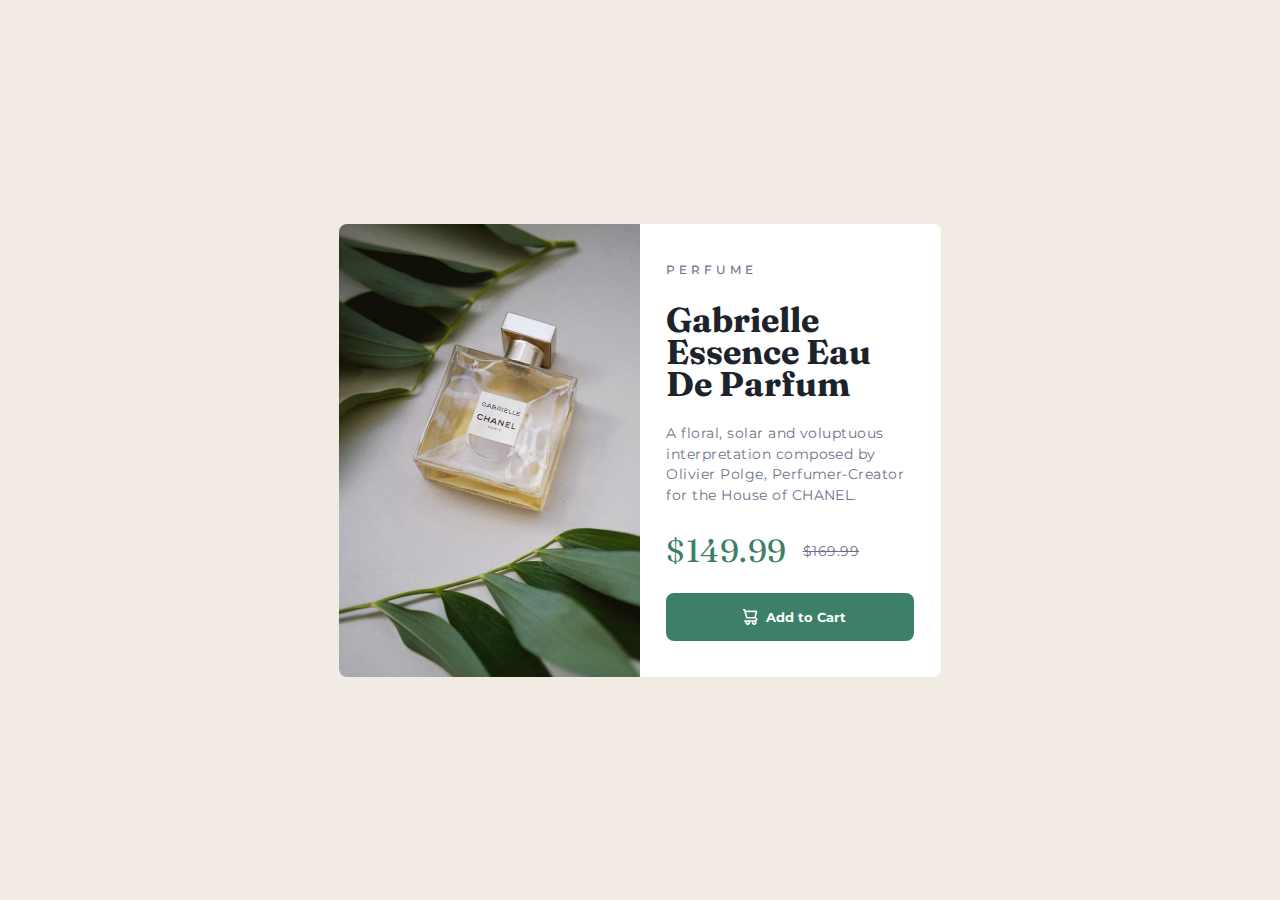
<file: FrontEndMentor-1/index.html>
<!DOCTYPE html>
<html lang="en">
  <head>
    <meta charset="UTF-8" />
    <meta name="viewport" content="width=device-width, initial-scale=1.0" />
    <link rel="stylesheet" href="./style.css" />
    <link
      rel="icon"
      type="image/png"
      sizes="32x32"
      href="./images/favicon-32x32.png"
    />

    <title>Frontend Mentor | Product preview card component</title>
  </head>
  <body>
    <div class="main-container">
      <div class="img-container">
        <img src="./images/image-product-mobile.jpg" alt="perfume-mobile" />
        <img src="./images/image-product-desktop.jpg" alt="perfume-desktop" />
      </div>
      <div class="text-container">
        <p>Perfume</p>
        <h1>Gabrielle Essence Eau De Parfum</h1>
        <p>
          A floral, solar and voluptuous interpretation composed by Olivier
          Polge, Perfumer-Creator for the House of CHANEL.
        </p>
        <p class="pricing-current">$149.99 <span> $169.99 </span></p>
        <button class="cart">
          <img src="./images/icon-cart.svg" alt="cart" />
          Add to Cart
        </button>
      </div>
    </div>
  </body>
</html>
</file>
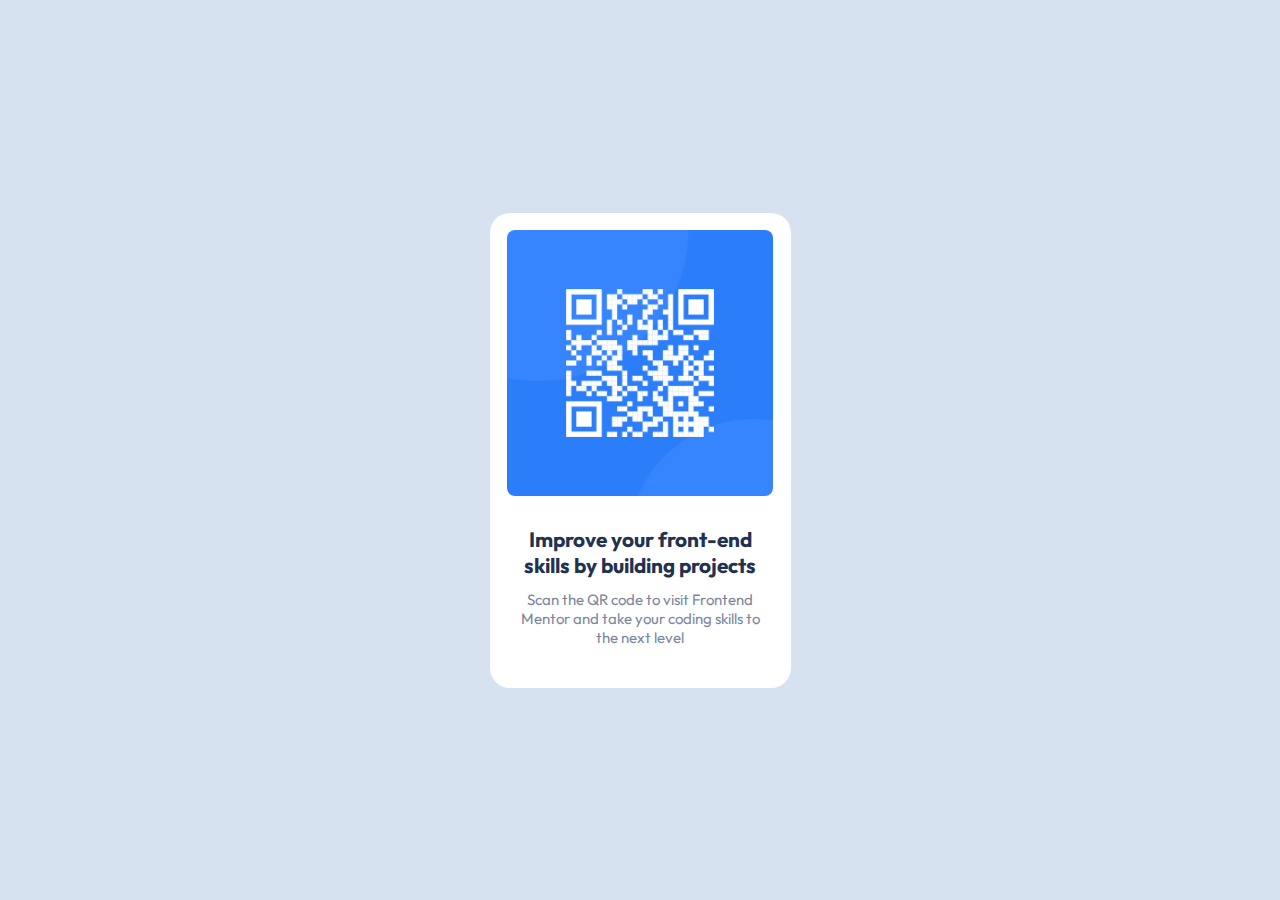
<file: FrontEndMentor-2/index.html>
<!DOCTYPE html>
<html lang="en">
  <head>
    <meta charset="UTF-8" />
    <meta name="viewport" content="width=device-width, initial-scale=1.0" />

    <link
      rel="icon"
      type="image/png"
      sizes="32x32"
      href="./images/favicon-32x32.png"
    />
    <link rel="stylesheet" href="style.css" />
    <title>Frontend Mentor | QR code component</title>
  </head>
  <body>
    <main>
      <div class="card">
        <div class="card-img">
          <img src="./images/image-qr-code.png" alt="qr" />
        </div>
        <div class="card-content">
          <h1>Improve your front-end skills by building projects</h1>
          <p>
            Scan the QR code to visit Frontend Mentor and take your coding
            skills to the next level
          </p>
        </div>
      </div>
    </main>
  </body>
</html>
</file>
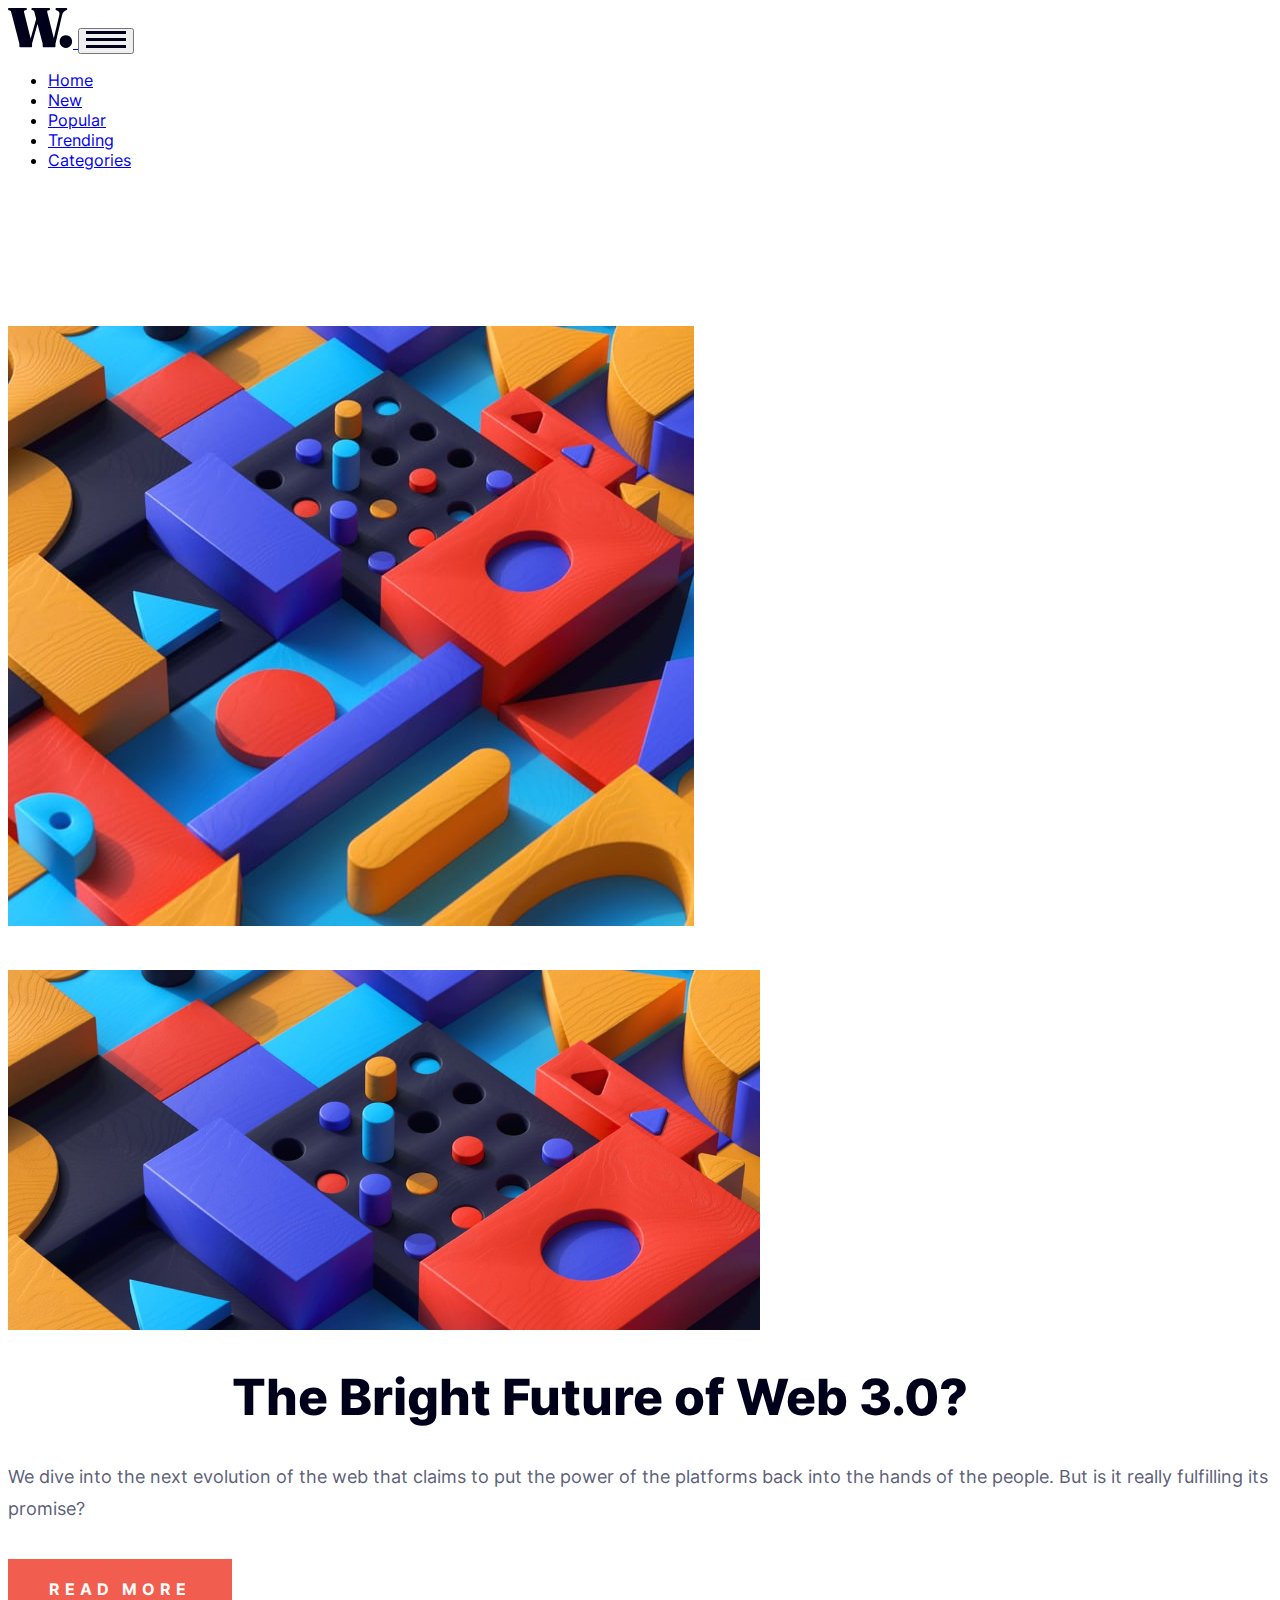
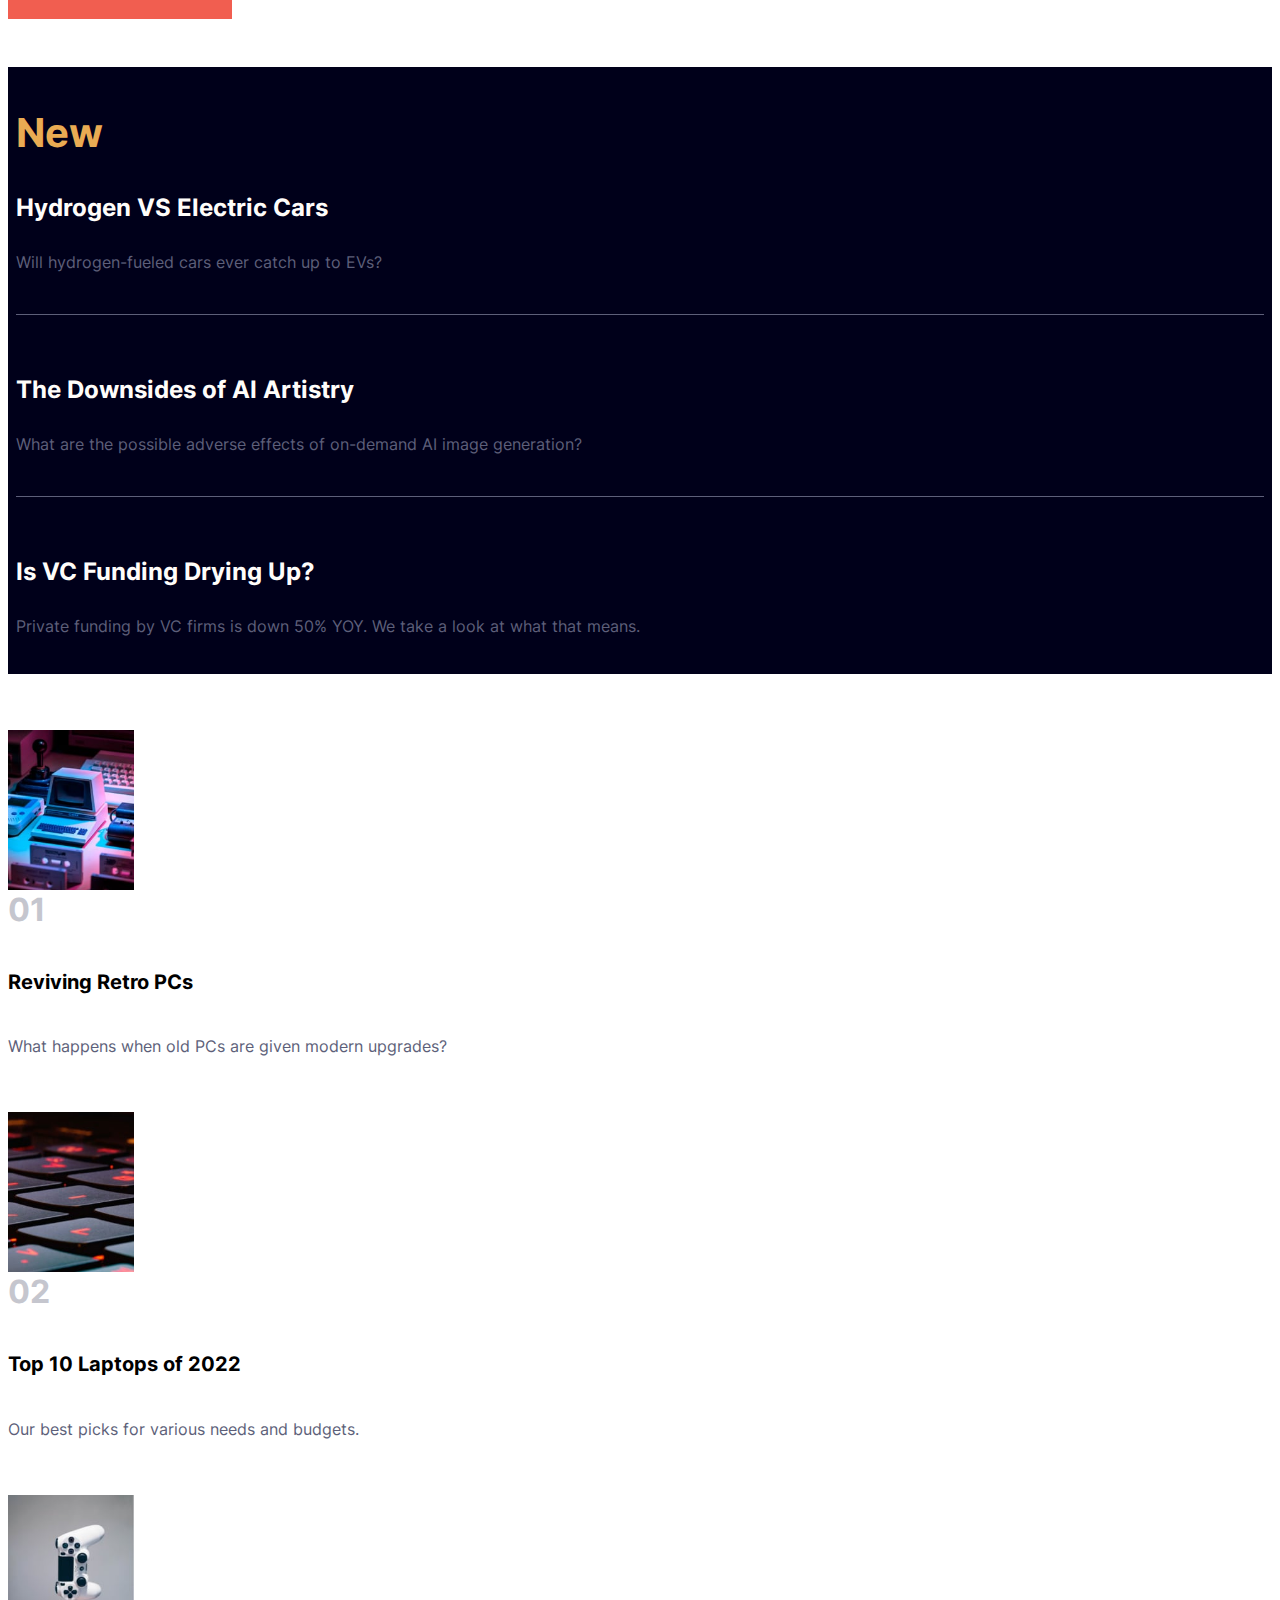
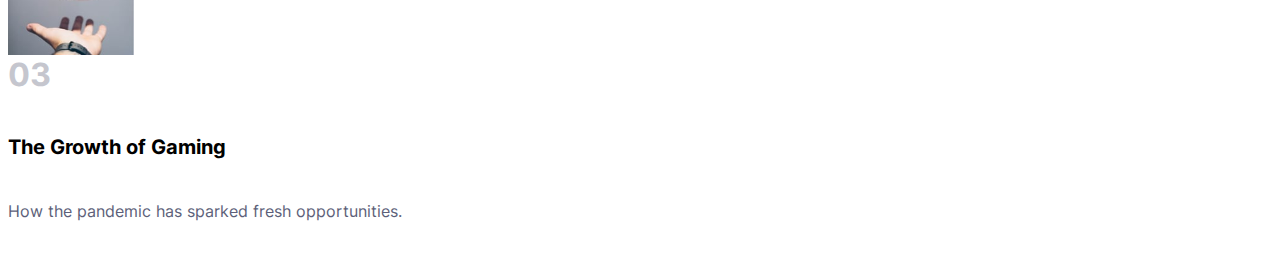
<file: News Homepage/index.html>
<!DOCTYPE html>
<html lang="en">
  <head>
    <meta charset="UTF-8" />
    <meta name="viewport" content="width=device-width, initial-scale=1.0" />
    <!-- displays site properly based on user's device -->

    <link
      rel="icon"
      type="image/png"
      sizes="32x32"
      href="./assets/images/favicon-32x32.png"
    />
    <link
      href="https://cdn.jsdelivr.net/npm/bootstrap@5.0.2/dist/css/bootstrap.min.css"
      rel="stylesheet"
      integrity="sha384-EVSTQN3/azprG1Anm3QDgpJLIm9Nao0Yz1ztcQTwFspd3yD65VohhpuuCOmLASjC"
      crossorigin="anonymous"
    />

    <link rel="stylesheet" href="./style.css" />
    <script
      src="https://cdn.jsdelivr.net/npm/bootstrap@5.0.2/dist/js/bootstrap.bundle.min.js"
      integrity="sha384-MrcW6ZMFYlzcLA8Nl+NtUVF0sA7MsXsP1UyJoMp4YLEuNSfAP+JcXn/tWtIaxVXM"
      crossorigin="anonymous"
    ></script>
    <title>Frontend Mentor | News homepage</title>
  </head>
  <body>
    <nav class="navbar navbar-expand-md fixed-top navbar-light p-4">
      <div class="container-xxl">
        <a href="#" class="navbar-brand">
          <img class="logo" src="./assets/images/logo.svg" alt="this-logo" />
        </a>

        <button
          class="navbar-toggler border-0"
          type="button"
          data-bs-toggle="collapse"
          data-bs-target="#navbar"
          aria-controls="navbar"
          aria-expanded="false"
          aria-label="Toggle navigation"
        >
          <span>
            <img src="./assets/images/icon-menu.svg" alt="" />
          </span>
        </button>

        <div
          class="collapse navbar-collapse justify-content-end align-center"
          id="navbar"
        >
          <ul class="navbar-nav mt-3">
            <li class="nav-item">
              <a href="#" class="nav-link text-dark">Home </a>
            </li>
            <li class="nav-item">
              <a href="#" class="nav-link text-dark">New </a>
            </li>
            <li class="nav-item">
              <a href="#" class="nav-link text-dark">Popular </a>
            </li>
            <li class="nav-item">
              <a href="#" class="nav-link text-dark">Trending </a>
            </li>
            <li class="nav-item">
              <a href="#" class="nav-link text-dark">Categories </a>
            </li>
          </ul>
        </div>
      </div>
    </nav>

    <main class="container">
      <div class="row">
        <section class="col-xl-8 col-lg-12" id="home">
          <div class="">
            <div class="headline-img-container">
              <img
                class="d-lg-none img-fluid p-4 mobile-headline"
                src="./assets/images/image-web-3-mobile.jpg"
                alt="m-puzzle-image-headline"
                style="object-fit: contain"
              />
              <img
                class="d-none d-lg-block d-headline-img-desktop"
                src="./assets/images/image-web-3-desktop.jpg"
                alt="d-puzzle-image-headline"
              />
            </div>
            <div class="headline-text-content mx-4 mx-lg-0 d-xl-flex mt-lg-4">
              <h1>The Bright Future of Web 3.0?</h1>

              <div class="mx-lg-5">
                <p class="mt-lg-0">
                  We dive into the next evolution of the web that claims to put
                  the power of the platforms back into the hands of the people.
                  But is it really fulfilling its promise?
                </p>
                <button>Read more</button>
              </div>
            </div>
          </div>
        </section>
        <section class="col-xl-4 col-lg-12 mt-5" id="new">
          <div class="m-3">
            <h2 class="mx-3 mt-3">New</h2>
            <div>
              <div class="text-container mx-3 mt-4">
                <h3>Hydrogen VS Electric Cars</h3>
                <p>Will hydrogen-fueled cars ever catch up to EVs?</p>
              </div>
            </div>
            <div>
              <div class="text-container mx-3">
                <h3>The Downsides of AI Artistry</h3>
                <p>
                  What are the possible adverse effects of on-demand AI image
                  generation?
                </p>
              </div>
            </div>
            <div>
              <div class="text-container mx-3">
                <h3>Is VC Funding Drying Up?</h3>
                <p>
                  Private funding by VC firms is down 50% YOY. We take a look at
                  what that means.
                </p>
              </div>
            </div>
          </div>
        </section>
        <section class="col-lg-12" id="popular">
          <div class="mx-4 d-lg-flex d-md-block">
            <div class="d-flex my-lg-4">
              <img
                class=""
                src="./assets/images/image-retro-pcs.jpg"
                alt="retro-pc"
              />
              <div class="popular-text-content ms-4">
                <h3>01</h3>
                <h4>Reviving Retro PCs</h4>
                <p>What happens when old PCs are given modern upgrades?</p>
              </div>
            </div>
            <div class="d-flex my-4">
              <img
                src="./assets/images/image-top-laptops.jpg"
                alt="laptop-keyboard"
              />
              <div class="popular-text-content ms-4">
                <h3>02</h3>
                <h4>Top 10 Laptops of 2022</h4>
                <p>Our best picks for various needs and budgets.</p>
              </div>
            </div>
            <div class="d-flex my-4">
              <img
                src="./assets/images/image-gaming-growth.jpg"
                alt="controller-in-the-air"
              />
              <div class="popular-text-content ms-4">
                <h3>03</h3>
                <h4>The Growth of Gaming</h4>
                <p>How the pandemic has sparked fresh opportunities.</p>
              </div>
            </div>
          </div>
        </section>
      </div>
    </main>
  </body>
</html>
</file>
<file: FrontEndMentor-1/style.css>
@import url("https://fonts.googleapis.com/css2?family=Fraunces:wght@700&family=Montserrat:wght@500&display=swap");

* {
  margin: 0;
  padding: 0;
  box-sizing: border-box;
}

:root {
  --fraunces: "Fraunces", serif;
  --montserrat-reg: "Montserrat", sans-serif;
  --bg-white: hsl(0, 0%, 100%);
  --bg-cream: hsl(30, 38%, 92%);
  --dark-blue: hsl(228, 12%, 48%);
  --very-dark-blue: hsl(212, 21%, 14%);
  --dark-cyan: hsl(158, 36%, 37%);
  --hovered-dark-cyan: hsl(157, 31%, 19%);
}
body {
  display: grid;
  place-items: center;
  height: 100vh;
  background: var(--bg-cream);
}

.main-container {
  width: 602px;
  height: 453px;
  display: flex;
  border-radius: 0.5rem;
  position: relative;
  background: var(--bg-white);
}

.img-container,
.img-container > img {
  width: 301px;
  height: 100%;
}
.img-container > img:first-of-type {
  display: none;
}
.img-container > img:last-of-type {
  border-radius: 0.5rem 0 0 0.5rem;
}

.text-container {
  font-size: 14px;
  font-family: var(--montserrat-reg);
  display: grid;
  margin: 1.25rem 1.5rem;
  color: hsl(228, 12%, 48%);
  padding-left: 0.15rem;
}

.text-container p {
  width: 16rem;
  letter-spacing: 0.03rem;
  line-height: 1.3rem;
  margin-bottom: 1rem;
}
.text-container > p:first-of-type {
  text-transform: uppercase;
  font-weight: 500;
  letter-spacing: 0.25rem;
  font-size: 12px;
  margin-top: 1rem;
}
.text-container > h1 {
  font-family: var(--fraunces);
  font-weight: 700;
  font-size: 2.15rem;
  color: var(--very-dark-blue);
  line-height: 2rem;
  margin-bottom: 1rem;
  width: 15rem;
}
.pricing-current {
  margin-top: 0.75rem;
  font-family: var(--fraunces);
  color: var(--dark-cyan);
  font-size: 2rem;
  display: flex;
}
.pricing-current > span {
  font-family: var(--montserrat-reg);
  font-size: 14px;
  text-decoration: line-through;
  color: var(--dark-blue);
  margin: 0 1rem;
}

.cart {
  cursor: pointer;
  height: 3rem;
  width: 15.5rem;
  border-radius: 0.5rem;
  color: hsl(0, 0%, 100%);
  background: var(--dark-cyan);
  display: flex;
  align-items: center;
  justify-content: center;
  text-align: center;
  margin: 0.5rem 0;
  border: none;
  font-family: var(--montserrat-reg);
  font-weight: bold;
}
.cart:hover {
  background: hsl(158, 30%, 45%);
}
.cart:focus {
  background: var(--hovered-dark-cyan);
}
.cart > img {
  margin: 0.5rem;
}
.attribution {
  position: absolute;
  bottom: -1rem;
  left: 2rem;
  font-size: 11px;
}
.attribution a {
  color: hsl(228, 45%, 44%);
}

@media screen and (max-width: 720px) {
  .main-container {
    width: 375px;
    height: 620px;

    display: flex;
    flex-direction: column;
  }
  .img-container,
  .img-container > img {
    width: 100%;
    height: unset;
  }
  .img-container > img:first-of-type {
    display: block;
    border-radius: 0.5rem 0.5rem 0 0;
  }
  .img-container > img:last-of-type {
    display: none;
  }
  .text-container {
    padding-left: unset;
  }

  .text-container p {
    width: 19.5rem;
  }
  .text-container > p:first-of-type {
    margin-top: unset;
    margin-bottom: 0.5rem;
  }
  .text-container > h1 {
    width: unset;
  }

  .cart {
    width: 327px;
    margin: 0.5rem auto;
  }
  .cart p {
    width: fit-content;
  }

  .attribution {
    left: unset;
    align-self: center;
  }
}
</file>
<file: FrontEndMentor-2/style.css>
@import url("https://fonts.googleapis.com/css2?family=Outfit:wght@400;700&display=swap");

* {
  margin: 0;
  padding: 0;
  box-sizing: border-box;
}

:root {
  --outfit: "Outfit", sans-serif;
  --white: hsl(0, 0%, 100%);
  --light-gray: hsl(212, 45%, 89%);
  --grayish-blue: hsl(220, 15%, 55%);
  --dark-blue: hsl(218, 44%, 22%);
}

body {
  display: grid;
  place-items: center;
  height: 100vh;

  font-family: var(--outfit);
  background: var(--light-gray);
}
.card {
  width: 301px;
  height: 475px;

  display: grid;
  place-items: center;
  background: var(--white);
  border-radius: 1.25rem;
}
.card-img,
.card-img > img {
  width: 266px;
  height: 266px;

  margin-top: -0.25rem;
  border-radius: 0.5rem;
}
.card-content * {
  margin: 1rem auto;
}
.card-content {
  width: 250px;
  text-align: center;
  margin-top: -2.5rem;
}
.card-content > h1 {
  font-size: 1.3rem;
  font-weight: bolder;
  color: var(--dark-blue);
}
.card-content > p {
  font-size: 15px;
  margin-top: -0.25rem;

  color: var(--grayish-blue);
}
</file>
<file: News Homepage/style.css>
@font-face {
  font-family: "InterReg";
  src: url(assets/fonts/static/Inter-Regular.ttf);
}
@font-face {
  font-family: "InterBold";
  src: url(assets/fonts/static/Inter-Bold.ttf);
}
@font-face {
  font-family: "InterBoldX";
  src: url(assets/fonts/static/Inter-ExtraBold.ttf);
}
:root {
  --soft-red: rgb(241, 94, 80);
  --off-white: rgb(255, 253, 250);
  --soft-orange: rgb(233, 171, 83);
  --grayish-blue: rgb(197, 198, 206);
  --dark-grayish-blue: rgb(93, 95, 121);
  --very-dark-blue: rgb(0, 0, 26);
}

* {
  font-family: "InterReg", sans-serif;
}
/*#home {
  border: 1px solid red;
}*/
nav {
  background: white;
}

#home > div > div:last-of-type > h1 {
  font-size: 3.1rem;
  font-family: "InterBoldX", sans-serif;
  color: var(--very-dark-blue);
}

#home > div > div:last-of-type p {
  margin-top: 1.25rem;
  font-size: 1.15rem;
  line-height: 2rem;
  color: var(--dark-grayish-blue);
}
#home > div > div:last-of-type button {
  margin-top: 1rem;
  width: 14rem;
  height: 3.75rem;

  font-family: "InterBold", sans-serif;
  font-size: 1rem;
  text-transform: uppercase;
  letter-spacing: 0.3rem;

  border: none;
  color: var(--off-white);
  background: var(--soft-red);
}
#home > div > div:last-of-type button:active {
  background: var(--very-dark-blue);
}
.d-headline-img-desktop {
  height: 22.5rem;
  min-width: 50.5rem;
  object-fit: contain;
  margin-top: 2.5rem;
}
.mobile-headline {
  margin-top: 5rem;
}
#new {
  padding-top: 3rem;
}
#new > div {
  padding: 0.5rem;
  background: var(--very-dark-blue);
}

#new > div > h2 {
  font-size: 2.5rem;
  font-family: "InterBold", sans-serif;
  color: var(--soft-orange);
}
#new > div > div:first-of-type {
  margin-top: 2.25rem;
}
#new > div > div:first-of-type,
#new > div > div:nth-of-type(2) {
  margin-bottom: 2.25rem;
}
#new > div > div:nth-of-type(2) > .text-container,
#new > div > div:nth-of-type(3) > .text-container {
  padding-top: 2.25rem;
  border-top: 1px solid var(--dark-grayish-blue);
}
#new > div > div:nth-of-type(3) > .text-container {
  margin-bottom: 1.5rem;
}
#new > div > div h3 {
  font-size: 1.5rem;
  font-family: "InterBold", sans-serif;
  color: var(--off-white);
}
#new > div > div p {
  font-size: 1rem;
  line-height: 2rem;
  color: var(--dark-grayish-blue);
}

#popular img {
  height: 10rem;
}

#popular > div > div {
  margin-top: 3.5rem;
  margin-bottom: 3rem;
}
.popular-text-content > h3,
.popular-text-content > h4 {
  font-family: "InterBold", sans-serif;
}
.popular-text-content > h3 {
  margin-top: -0.25rem;
  font-size: 2rem;
  color: var(--grayish-blue);
}
.popular-text-content > h4 {
  padding-top: 0.55rem;
  font-size: 1.25rem;
}
.popular-text-content > p {
  font-size: 1rem;
  padding-top: 1rem;
  color: var(--dark-grayish-blue);
}

@media (min-width: 768px) {
  #home {
    margin-top: 4.75rem;
  }
  .d-headline-img-desktop {
    min-width: 30rem;
    object-fit: contain;
    margin-top: 2.5rem;
    margin-left: auto;
    margin-right: auto;
  }
  .headline-text-content > h1 {
    margin-left: auto;
  }
}

@media (min-width: 1200px) {
  .d-headline-img-desktop {
    width: 47rem;
    object-fit: cover;
  }

  .headline-text-content > h1 {
    width: 65rem;
  }
}

@media (min-width: 1400px) {
  .d-headline-img-desktop {
    width: 53rem;
    object-fit: cover;
  }
  #popular {
    margin-left: -2rem;
    margin-top: 3rem;
  }
  .popular-text-content > p {
    font-size: 1rem;
    width: 15rem;
    color: var(--dark-grayish-blue);
  }
  #popular > div > div {
    margin: 0.5rem;
  }
}
</file>
